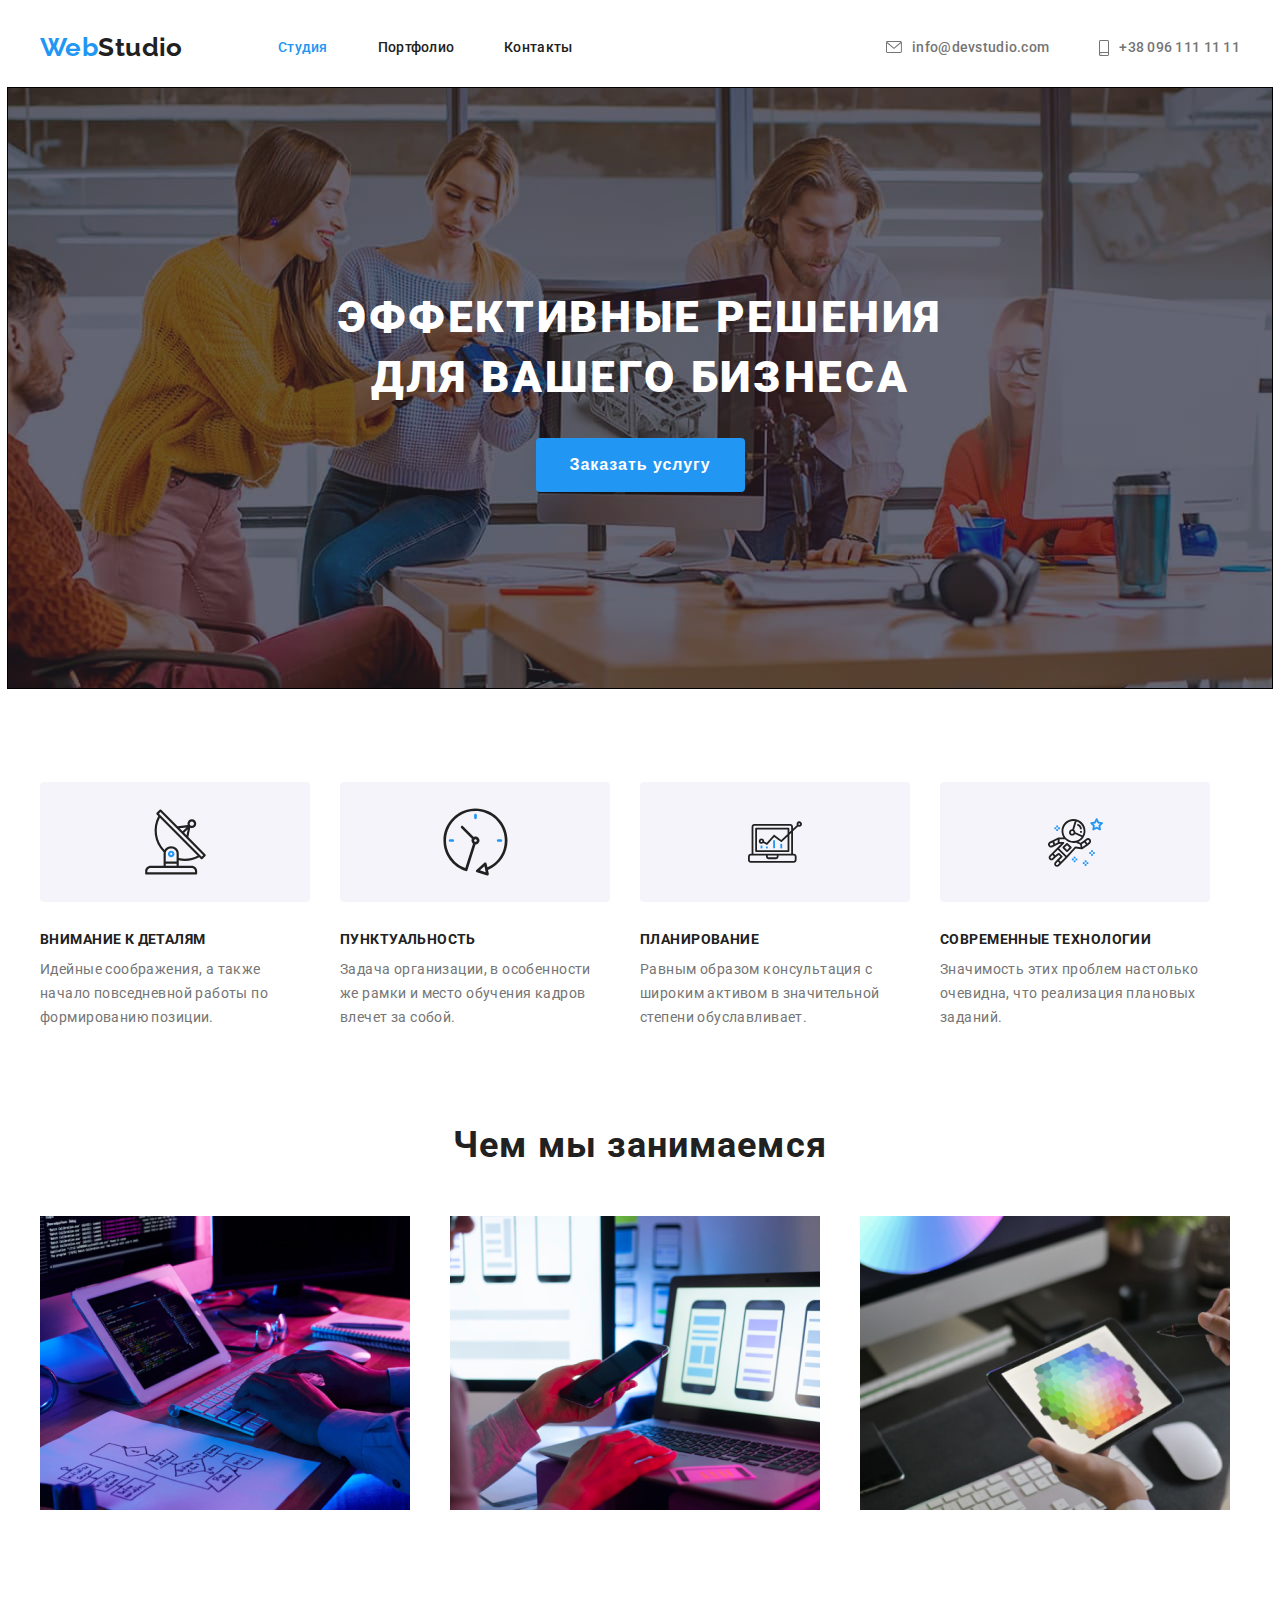
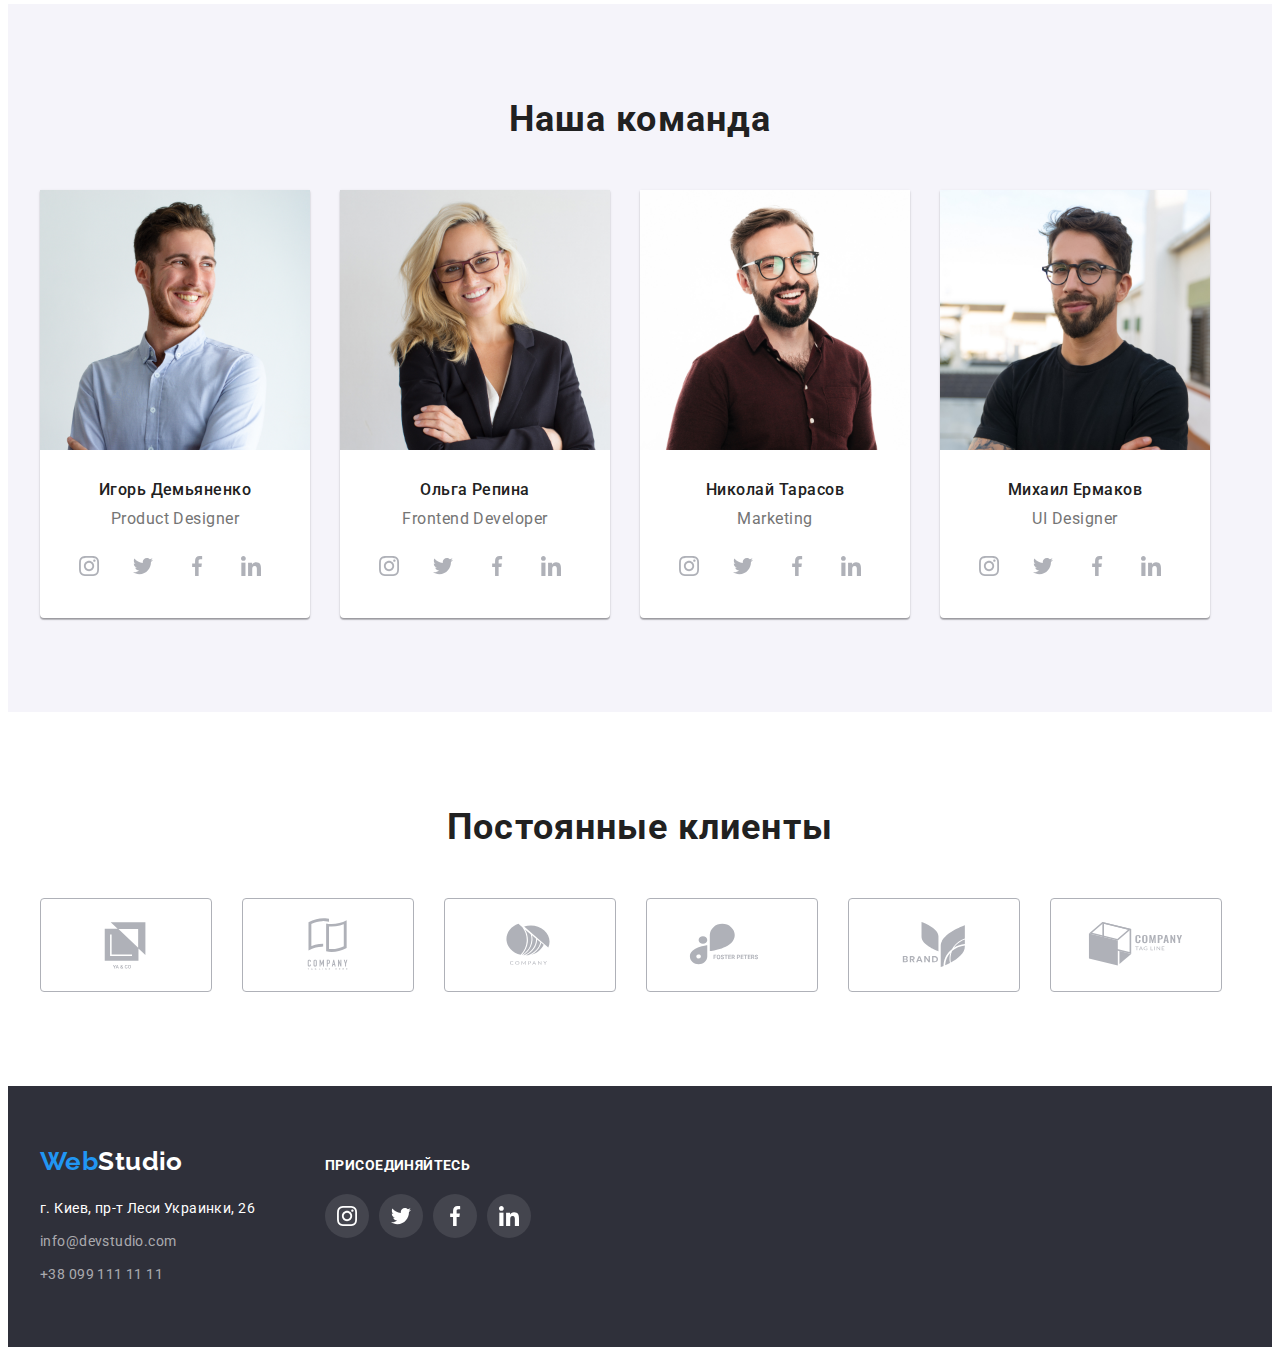
<file: index.html>
<!DOCTYPE html>
<html lang="ru">
  <head>
    <meta charset="utf-8" />
    <meta name="viewport" content="widht=device-widht, initial-scale=1.0" />
    <title>Document</title>
    <link rel="preconnect" href="https://fonts.googleapis.com" />
    <link rel="preconnect" href="https://fonts.gstatic.com" crossorigin />
    <link
      href="https://fonts.googleapis.com/css2?family=Raleway:wght@700&family=Roboto:wght@400;500;700;900&display=swap"
      rel="stylesheet"
    />
    <link
      rel="stylesheet"
      href="https://cdnjs.cloudflare.com/ajax/libs/modern-normalize/1.1.0/modern-normalize.min.css"
      integrity="sha512-wpPYUAdjBVSE4KJnH1VR1HeZfpl1ub8YT/NKx4PuQ5NmX2tKuGu6U/JRp5y+Y8XG2tV+wKQpNHVUX03MfMFn9Q=="
      crossorigin="anonymous"
      referrerpolicy="no-referrer"
    />
    <link rel="stylesheet" href="./css/styles.css" />
  </head>

  <body class="page">
    <!-- Шапка сайта-->
    <header class="header-page">
      <div class="container">
        <div class="box">
          <nav class="header-page-nav">
            <a href="./index.html" class="logo"><span class="accent">Web</span>Studio</a>
            <ul class="site-nav list">
              <li class="list-item"><a href="" class="link current">Студия</a></li>
              <li class="list-item"><a href="./portfolio.html" class="link">Портфолио</a></li>
              <li class="list-item"><a href="" class="link">Контакты</a></li>
            </ul>
          </nav>

          <ul class="contact list">
            <li class="contacts-item">
              <a href="mailto:info@devstudio.com" class="contact-title">
                <svg class="contacts-icon-header" id="icon-envelope" width="16" height="12">
                  <use href="./images/symbol-defs.svg#icon-envelope"></use>
                </svg>
                info@devstudio.com</a
              >
            </li>
            <li class="contacts-item">
              <a href="tel:+380991111111" class="contact-title">
                <svg class="contacts-icon-header" id="icon-smartphone" width="10" height="16">
                  <use href="./images/symbol-defs.svg#icon-smartphone"></use>
                </svg>
                +38 096 111 11 11</a
              >
            </li>
          </ul>
        </div>
      </div>
    </header>

    <main>
      <!-- Услуги -->
      <div class="overlay">
        <section class="hero">
          <h1 class="hero-title">Эффективные решения для вашего бизнеса</h1>
          <button type="button" class="button">Заказать услугу</button>
        </section>
      </div>

      <!-- Процесс роботы -->
      <section class="section">
        <div class="container">
          <h2 class="section-title visually-hidden">Процесс роботы</h2>

          <ul class="work-list list">
            <li class="work-item">
              <div class="thumb">
                <svg class="icon-img" id="icon-antenna" width="65" height="70">
                  <use href="./images/symbol-defs.svg#icon-antenna"></use>
                </svg>
              </div>
              <h3 class="work-title">Внимание к деталям</h3>
              <p class="work-text">
                Идейные соображения, а также начало повседневной работы по формированию позиции.
              </p>
            </li>
            <li class="work-item">
              <div class="thumb">
                <svg class="icon-img" id="icon-clock" width="67" height="70">
                  <use href="./images/symbol-defs.svg#icon-clock"></use>
                </svg>
              </div>
              <h3 class="work-title">Пунктуальность</h3>
              <p class="work-text">
                Задача организации, в особенности же рамки и место обучения кадров влечет за собой.
              </p>
            </li>

            <li class="work-item">
              <div class="thumb">
                <svg class="icon-img" id="icon-diagram" width="70" height="54">
                  <use href="./images/symbol-defs.svg#icon-diagram"></use>
                </svg>
              </div>
              <h3 class="work-title">Планирование</h3>
              <p class="work-text">
                Равным образом консультация с широким активом в значительной степени обуславливает.
              </p>
            </li>

            <li class="work-item">
              <div class="thumb">
                <svg class="icon-img" id="icon-astronaut" width="55" height="61">
                  <use href="./images/symbol-defs.svg#icon-astronaut"></use>
                </svg>
              </div>
              <h3 class="work-title">Современные технологии</h3>
              <p class="work-text">
                Значимость этих проблем настолько очевидна, что реализация плановых заданий.
              </p>
            </li>
          </ul>
        </div>
      </section>

      <!-- Чем мы занимаемся -->
      <section class="section section-gallery">
        <div class="container">
          <h2 class="section-title">Чем мы занимаемся</h2>
          <ul class="gallery list">
            <li class="gallery-item">
              <img src="./images/img.jpg" alt="Процес работы" width="370" />
            </li>
            <li class="gallery-item">
              <img src="./images/img.1.jpg" alt="Процес работы" width="370" />
            </li>
            <li class="gallery-item">
              <img src="./images/img.2.jpg" alt="Процес работы" width="370" />
            </li>
          </ul>
        </div>
      </section>

      <!-- Наша команда -->

      <section class="section feature">
        <div class="container">
          <h2 class="section-title">Наша команда</h2>

          <ul class="feature-list list">
            <li class="feature-item">
              <img src="./images/icon.jpg" alt="Персонал" width="270" />
              <h3 class="feature-title">Игорь Демьяненко</h3>
              <p class="feature-work">Product Designer</p>
              <ul class="feature-icon-list list">
                <li class="feature-icon">
                  <a href="" class="feature-icon-link">
                    <svg class="icons" id="icon-instagram" width="20" height="20">
                      <use href="./images/symbol-defs.svg#icon-instagram"></use>
                    </svg>
                  </a>
                </li>
                <li class="feature-icon">
                  <a href="" class="feature-icon-link">
                    <svg class="icons" id="icon-twitter" width="20" height="20">
                      <use href="./images/symbol-defs.svg#icon-twitter"></use>
                    </svg>
                  </a>
                </li>
                <li class="feature-icon">
                  <a href="" class="feature-icon-link">
                    <svg class="icons" id="icon-facebook" width="20" height="20">
                      <use href="./images/symbol-defs.svg#icon-facebook"></use>
                    </svg>
                  </a>
                </li>
                <li class="feature-icon">
                  <a href="" class="feature-icon-link">
                    <svg class="icons" id="icon-linkedin" width="20" height="20">
                      <use href="./images/symbol-defs.svg#icon-linkedin"></use>
                    </svg>
                  </a>
                </li>
              </ul>
            </li>

            <li class="feature-item">
              <img src="./images/icon.1.jpg" alt="Персонал" width="270" />
              <h3 class="feature-title">Ольга Репина</h3>
              <p class="feature-work">Frontend Developer</p>
              <ul class="feature-icon-list list">
                <li class="feature-icon">
                  <a href="" class="feature-icon-link">
                    <svg class="icons" id="icon-instagram" width="20" height="20">
                      <use href="./images/symbol-defs.svg#icon-instagram"></use>
                    </svg>
                  </a>
                </li>
                <li class="feature-icon">
                  <a href="" class="feature-icon-link">
                    <svg class="icons" id="icon-twitter" width="20" height="20">
                      <use href="./images/symbol-defs.svg#icon-twitter"></use>
                    </svg>
                  </a>
                </li>
                <li class="feature-icon">
                  <a href="" class="feature-icon-link">
                    <svg class="icons" id="icon-facebook" width="20" height="20">
                      <use href="./images/symbol-defs.svg#icon-facebook"></use>
                    </svg>
                  </a>
                </li>
                <li class="feature-icon">
                  <a href="" class="feature-icon-link">
                    <svg class="icons" id="icon-linkedin" width="20" height="20">
                      <use href="./images/symbol-defs.svg#icon-linkedin"></use>
                    </svg>
                  </a>
                </li>
              </ul>
            </li>

            <li class="feature-item">
              <img src="./images/icon.2.jpg" alt="Персонал" width="270" />
              <h3 class="feature-title">Николай Тарасов</h3>
              <p class="feature-work">Marketing</p>
              <ul class="feature-icon-list list">
                <li class="feature-icon">
                  <a href="" class="feature-icon-link">
                    <svg class="icons" id="icon-instagram" width="20" height="20">
                      <use href="./images/symbol-defs.svg#icon-instagram"></use>
                    </svg>
                  </a>
                </li>
                <li class="feature-icon">
                  <a href="" class="feature-icon-link">
                    <svg class="icons" id="icon-twitter" width="20" height="20">
                      <use href="./images/symbol-defs.svg#icon-twitter"></use>
                    </svg>
                  </a>
                </li>
                <li class="feature-icon">
                  <a href="" class="feature-icon-link">
                    <svg class="icons" id="icon-facebook" width="20" height="20">
                      <use href="./images/symbol-defs.svg#icon-facebook"></use>
                    </svg>
                  </a>
                </li>
                <li class="feature-icon">
                  <a href="" class="feature-icon-link">
                    <svg class="icons" id="icon-linkedin" width="20" height="20">
                      <use href="./images/symbol-defs.svg#icon-linkedin"></use>
                    </svg>
                  </a>
                </li>
              </ul>
            </li>

            <li class="feature-item">
              <img src="./images/icon.3.jpg" alt="Персонал" width="270" />
              <h3 class="feature-title">Михаил Ермаков</h3>
              <p class="feature-work">UI Designer</p>
              <ul class="feature-icon-list list">
                <li class="feature-icon">
                  <a href="" class="feature-icon-link">
                    <svg class="icons" width="20" height="20">
                      <use href="./images/symbol-defs.svg#icon-instagram"></use>
                    </svg>
                  </a>
                </li>
                <li class="feature-icon">
                  <a href="" class="feature-icon-link">
                    <svg class="icons" width="20" height="20">
                      <use href="./images/symbol-defs.svg#icon-twitter"></use>
                    </svg>
                  </a>
                </li>
                <li class="feature-icon">
                  <a href="" class="feature-icon-link">
                    <svg class="icons" width="20" height="20">
                      <use href="./images/symbol-defs.svg#icon-facebook"></use>
                    </svg>
                  </a>
                </li>
                <li class="feature-icon">
                  <a href="" class="feature-icon-link">
                    <svg class="icons" width="20" height="20">
                      <use href="./images/symbol-defs.svg#icon-linkedin"></use>
                    </svg>
                  </a>
                </li>
              </ul>
            </li>
          </ul>
        </div>
      </section>
      <section class="section">
        <div class="container">
          <h2 class="clients-title">Постоянные клиенты</h2>
          <ul class="clients-list list">
            <li class="clients-item">
              <div class="clients-thumb">
                <svg class="clients-icon" id="icon-Logo" width="106" height="60">
                  <use href="./images/symbol-clients.svg#icon-Logo"></use>
                </svg>
              </div>
            </li>
            <li class="clients-item">
              <div class="clients-thumb">
                <svg class="clients-icon" id="icon-Logo-1" width="106" height="60">
                  <use href="./images/symbol-clients.svg#icon-Logo-1"></use>
                </svg>
              </div>
            </li>
            <li class="clients-item">
              <div class="clients-thumb">
                <svg class="clients-icon" id="icon-Logo-2" width="106" height="60">
                  <use href="./images/symbol-clients.svg#icon-Logo-2"></use>
                </svg>
              </div>
            </li>
            <li class="clients-item">
              <div class="clients-thumb">
                <svg class="clients-icon" id="icon-Logo-3" width="106" height="60">
                  <use href="./images/symbol-clients.svg#icon-Logo-3"></use>
                </svg>
              </div>
            </li>
            <li class="clients-item">
              <div class="clients-thumb">
                <svg class="clients-icon" id="icon-Logo-4" width="106" height="60">
                  <use href="./images/symbol-clients.svg#icon-Logo-4"></use>
                </svg>
              </div>
            </li>
            <li class="clients-item">
              <div class="clients-thumb">
                <svg class="clients-icon" id="icon-Logo-5" width="106" height="60">
                  <use href="./images/symbol-clients.svg#icon-Logo-5"></use>
                </svg>
              </div>
            </li>
          </ul>
        </div>
      </section>
    </main>

    <!-- Футер -->
    <footer class="adress">
      <div class="contact-wrap">
        <div class="container">
          <div class="contact-link">
            <a href="./index.html" class="logo-footer"
              ><span class="accent">Web</span><span class="accent-logo">Studio</span></a
            >
            <address>
              <ul class="contacts list">
                <li class="contact-adress">
                  <a
                    href="https://goo.gl/maps/pnNfETj2RrLpbSRX6"
                    target="_blank"
                    rel="nooper noreferrer"
                    class="adress-title"
                    >г. Киев, пр-т Леси Украинки, 26</a
                  >
                </li>
                <li class="contact-adress">
                  <a href="mailto:info@devstudio.com" class="contact-item"> info@devstudio.com</a>
                </li>
                <li class="contact-adress">
                  <a href="tel:+380991111111" class="contact-item"> +38 099 111 11 11</a>
                </li>
              </ul>
            </address>
          </div>
          <div class="contacts-wrap-link">
            <div class="contacts-link">
              <p class="contacts-link-title">Присоединяйтесь</p>
              <ul class="contacts-link-list list">
                <li class="contacts-icon">
                  <a href="" class="contacts-icon-link">
                    <svg class="contacts-icons" id="icon-instagram" width="20" height="20">
                      <use href="./images/symbol-defs.svg#icon-instagram"></use>
                    </svg>
                  </a>
                </li>
                <li class="contacts-icon">
                  <a href="" class="contacts-icon-link">
                    <svg class="contacts-icons" id="icon-twitter" width="20" height="20">
                      <use href="./images/symbol-defs.svg#icon-twitter"></use>
                    </svg>
                  </a>
                </li>
                <li class="contacts-icon">
                  <a href="" class="contacts-icon-link">
                    <svg class="contacts-icons" id="icon-facebook" width="20" height="20">
                      <use href="./images/symbol-defs.svg#icon-facebook"></use>
                    </svg>
                  </a>
                </li>
                <li class="contacts-icon">
                  <a href="" class="contacts-icon-link">
                    <svg class="contacts-icons" id="icon-linkedin" width="20" height="20">
                      <use href="./images/symbol-defs.svg#icon-linkedin"></use>
                    </svg>
                  </a>
                </li>
              </ul>
            </div>
          </div>
        </div>
      </div>
    </footer>
  </body>
</html>
</file>
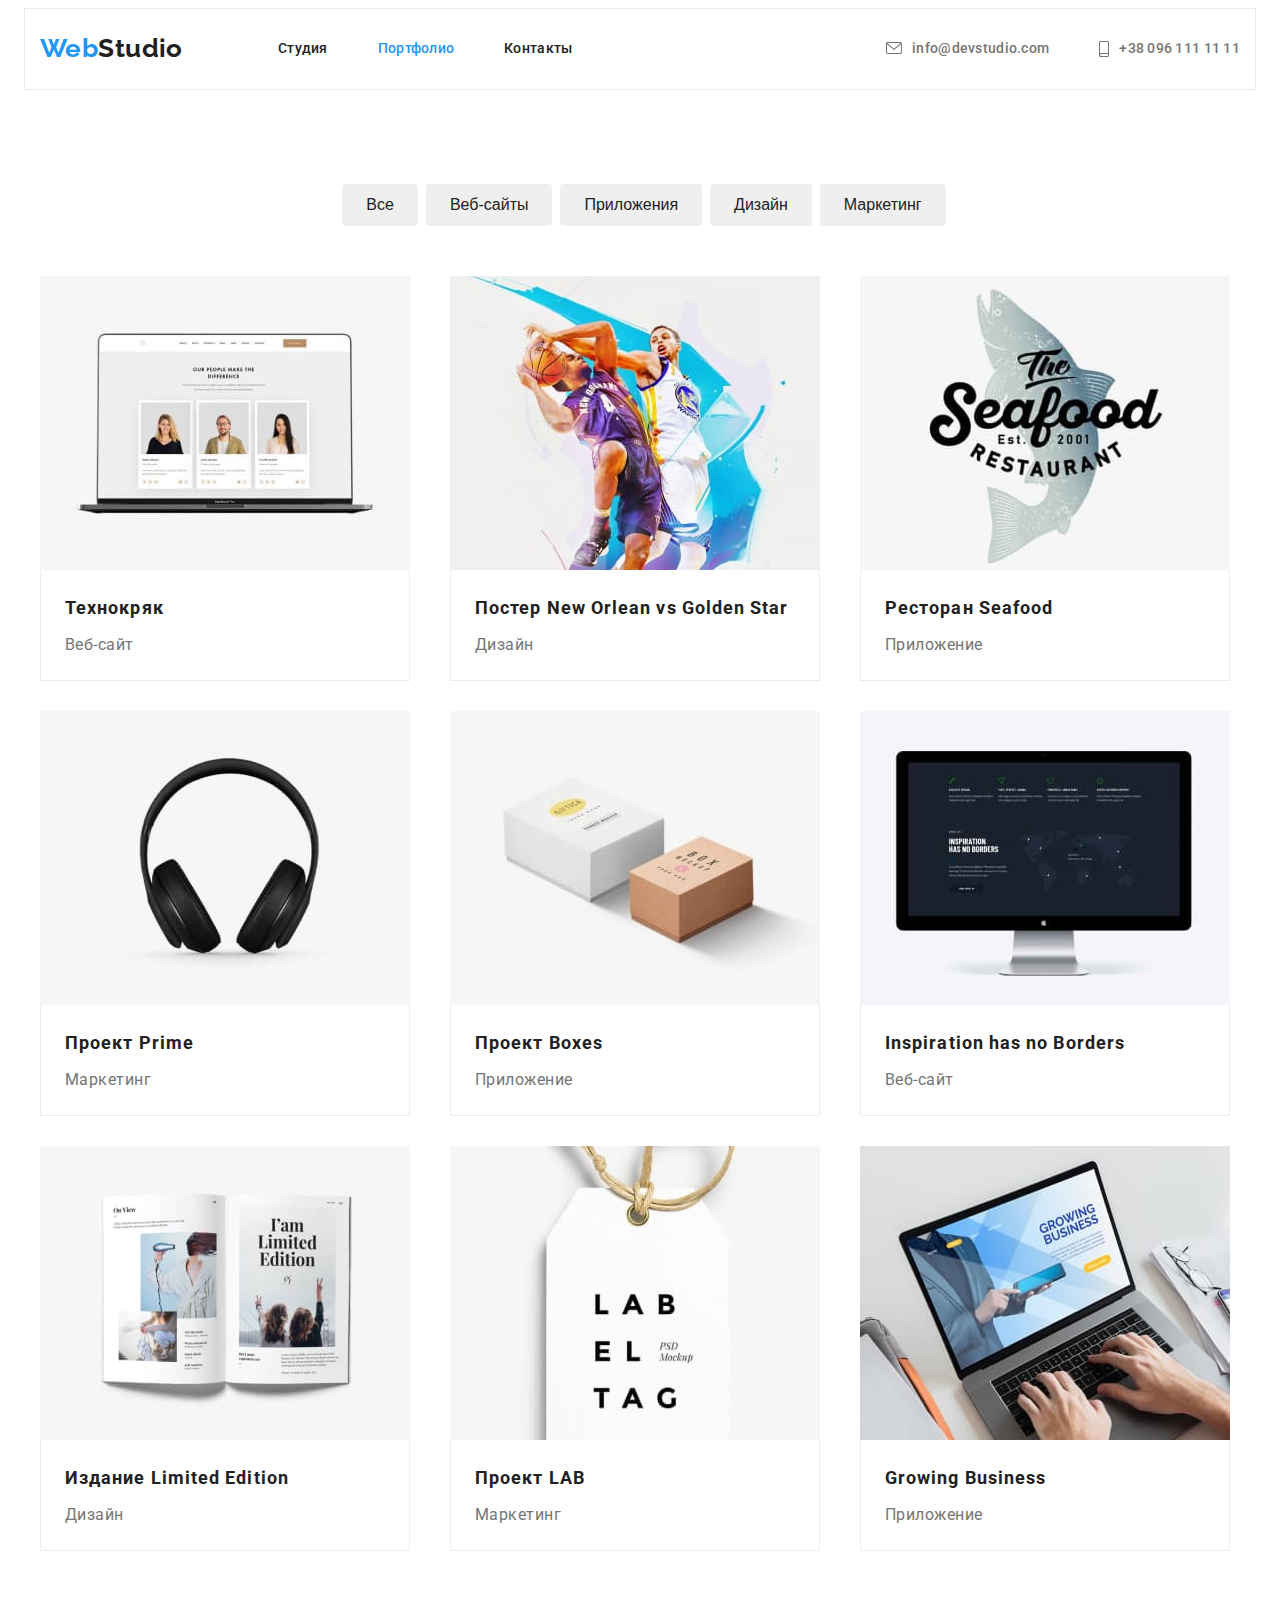
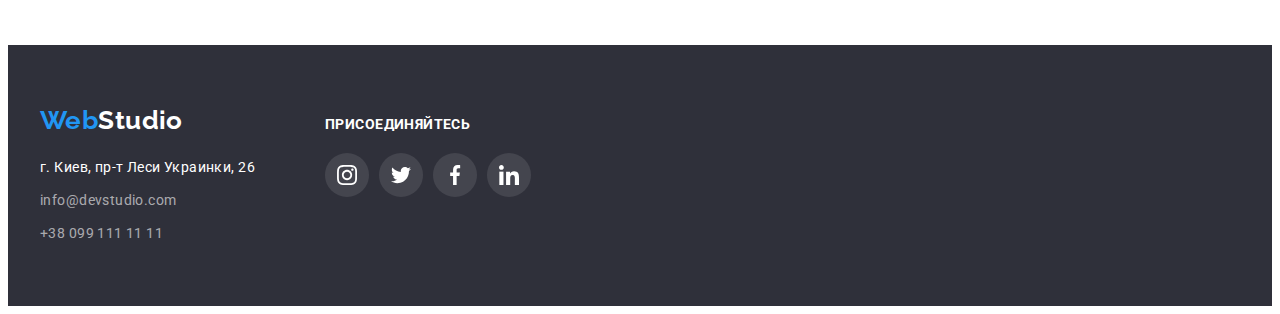
<file: portfolio.html>
<!DOCTYPE html>
<html lang="ru">
  <head>
    <meta charset="utf-8" />
    <meta name="viewport" content="widht=device-widht, initial-scale=1.0" />
    <title>Document</title>
    <link rel="preconnect" href="https://fonts.googleapis.com" />
    <link rel="preconnect" href="https://fonts.gstatic.com" crossorigin />
    <link
      href="https://fonts.googleapis.com/css2?family=Raleway:wght@700&family=Roboto:wght@400;500;700;900&display=swap"
      rel="stylesheet"
    />
    <link
      rel="stylesheet"
      href="https://cdnjs.cloudflare.com/ajax/libs/modern-normalize/1.1.0/modern-normalize.min.css"
      integrity="sha512-wpPYUAdjBVSE4KJnH1VR1HeZfpl1ub8YT/NKx4PuQ5NmX2tKuGu6U/JRp5y+Y8XG2tV+wKQpNHVUX03MfMFn9Q=="
      crossorigin="anonymous"
      referrerpolicy="no-referrer"
    />
    <link rel="stylesheet" href="./css/styles.css" />
  </head>

  <body>
    <!-- Шапка сайта-->
    <header class="header-page">
      <div class="container border">
        <div class="box">
          <nav class="header-page-nav">
            <a href="./index.html" class="logo"><span class="accent">Web</span>Studio</a>
            <ul class="site-nav list">
              <li class="list-item"><a href="index.html" class="link">Студия</a></li>
              <li class="list-item">
                <a href="./portfolio.html" class="link current">Портфолио</a>
              </li>
              <li class="list-item"><a href="" class="link">Контакты</a></li>
            </ul>
          </nav>

          <ul class="contact list">
            <li class="contacts-item">
              <a href="mailto:info@devstudio.com" class="contact-title">
                <svg class="contacts-icon-header" id="icon-envelope" width="16" height="12">
                  <use href="./images/symbol-defs.svg#icon-envelope"></use>
                </svg>
                info@devstudio.com</a
              >
            </li>
            <li class="contacts-item">
              <a href="tel:+380991111111" class="contact-title">
                <svg class="contacts-icon-header" id="icon-smartphone" width="10" height="16">
                  <use href="./images/symbol-defs.svg#icon-smartphone"></use>
                </svg>
                +38 096 111 11 11</a
              >
            </li>
          </ul>
        </div>
      </div>
    </header>

    <main>
      <section class="section">
        <div class="container">
          <h1 class="section-title visually-hidden">Наши проекты</h1>
          <ul class="button-primary-list list">
            <li><button type="button" class="button-primary">Все</button></li>
            <li><button type="button" class="button-primary">Веб-сайты</button></li>
            <li><button type="button" class="button-primary">Приложения</button></li>
            <li><button type="button" class="button-primary">Дизайн</button></li>
            <li><button type="button" class="button-primary">Маркетинг</button></li>
          </ul>
          <ul class="projects list">
            <li class="projects-item">
              <a href="" class="projects-link">
                <img src="./images/image.jpg" alt="Ноутбук" width="370" height="294" />
                <div class="projects-class">
                  <h2 class="projects-title">Технокряк</h2>
                  <p class="projects-work">Веб-сайт</p>
                </div>
              </a>
            </li>
            <li class="projects-item">
              <a href="" class="projects-link">
                <img
                  src="./images/image.1.jpg"
                  alt="Двое мужчин играют в баскетбол"
                  width="370"
                  hei
                  ght="294"
                />
                <div class="projects-class">
                  <h2 class="projects-title">Постер New Orlean vs Golden Star</h2>
                  <p class="projects-work">Дизайн</p>
                </div>
              </a>
            </li>
            <li class="projects-item">
              <a href="" class="projects-link">
                <img src="./images/image.2.jpg" alt="Лого ресторана" width="370" height="294" />
                <div class="projects-class">
                  <h2 class="projects-title">Ресторан Seafood</h2>
                  <p class="projects-work">Приложение</p>
                </div>
              </a>
            </li>
            <li class="projects-item">
              <a href="" class="projects-link">
                <img src="./images/image.3.jpg" alt="Наушники" width="370" height="294" />
                <div class="projects-class">
                  <h2 class="projects-title">Проект Prime</h2>
                  <p class="projects-work">Маркетинг</p>
                </div>
              </a>
            </li>
            <li class="projects-item">
              <a href="" class="projects-link">
                <img src="./images/image.4.jpg" alt="Две коробки" width="370" height="294" />
                <div class="projects-class">
                  <h2 class="projects-title">Проект Boxes</h2>
                  <p class="projects-work">Приложение</p>
                </div>
              </a>
            </li>
            <li class="projects-item">
              <a href="" class="projects-link">
                <img src="./images/image.5.jpg" alt="Монитор комп'ютера" width="370" height="294" />
                <div class="projects-class">
                  <h2 class="projects-title">Inspiration has no Borders</h2>
                  <p class="projects-work">Веб-сайт</p>
                </div>
              </a>
            </li>
            <li class="projects-item">
              <a href="" class="projects-link">
                <img src="./images/image.6.jpg" alt="Открытый журнал" width="370" height="294" />
                <div class="projects-class">
                  <h2 class="projects-title">Издание Limited Edition</h2>
                  <p class="projects-work">Дизайн</p>
                </div>
              </a>
            </li>
            <li class="projects-item">
              <a href="" class="projects-link">
                <img src="./images/image.7.jpg" alt="Проект LAB" width="370" height="294" />
                <div class="projects-class">
                  <h2 class="projects-title">Проект LAB</h2>
                  <p class="projects-work">Маркетинг</p>
                </div>
              </a>
            </li>
            <li class="projects-item">
              <a href="" class="projects-link">
                <img src="./images/image.8.jpg" alt="Робота за проектом" width="370" height="294" />
                <div class="projects-class">
                  <h2 class="projects-title">Growing Business</h2>
                  <p class="projects-work">Приложение</p>
                </div>
              </a>
            </li>
          </ul>
        </div>
      </section>
    </main>

    <!-- Футер -->
    <footer class="adress">
      <div class="contact-wrap">
        <div class="container">
          <div class="contact-link">
            <a href="./index.html" class="logo-footer"
              ><span class="accent">Web</span><span class="accent-logo">Studio</span></a
            >
            <address>
              <ul class="contacts list">
                <li class="contact-adress">
                  <a
                    href="https://goo.gl/maps/pnNfETj2RrLpbSRX6"
                    target="_blank"
                    rel="nooper noreferrer"
                    class="adress-title"
                    >г. Киев, пр-т Леси Украинки, 26</a
                  >
                </li>
                <li class="contact-adress">
                  <a href="mailto:info@devstudio.com" class="contact-item"> info@devstudio.com</a>
                </li>
                <li class="contact-adress">
                  <a href="tel:+380991111111" class="contact-item"> +38 099 111 11 11</a>
                </li>
              </ul>
            </address>
          </div>
          <div class="contacts-wrap-link">
            <div class="contacts-link">
              <p class="contacts-link-title">Присоединяйтесь</p>
              <ul class="contacts-link-list list">
                <li class="contacts-icon">
                  <a href="" class="contacts-icon-link">
                    <svg class="contacts-icons" id="icon-instagram" width="20" height="20">
                      <use href="./images/symbol-defs.svg#icon-instagram"></use>
                    </svg>
                  </a>
                </li>
                <li class="contacts-icon">
                  <a href="" class="contacts-icon-link">
                    <svg class="contacts-icons" id="icon-twitter" width="20" height="20">
                      <use href="./images/symbol-defs.svg#icon-twitter"></use>
                    </svg>
                  </a>
                </li>
                <li class="contacts-icon">
                  <a href="" class="contacts-icon-link">
                    <svg class="contacts-icons" id="icon-facebook" width="20" height="20">
                      <use href="./images/symbol-defs.svg#icon-facebook"></use>
                    </svg>
                  </a>
                </li>
                <li class="contacts-icon">
                  <a href="" class="contacts-icon-link">
                    <svg class="contacts-icons" id="icon-linkedin" width="20" height="20">
                      <use href="./images/symbol-defs.svg#icon-linkedin"></use>
                    </svg>
                  </a>
                </li>
              </ul>
            </div>
          </div>
        </div>
      </div>
    </footer>
  </body>
</html>
</file>
<file: css/styles.css>
:root {
  --primary-text-color: #757575;
  --title-text-color: #212121;
  --accent-color: #2196f3;
  --primary-white-color: #ffffff;
  --primary-grey-color: #2f303a;
}

.visually-hidden {
  position: absolute;
  white-space: nowrap;
  width: 1px;
  height: 1px;
  overflow: hidden;
  border: 0;
  padding: 0;
  clip: rect(0 0 0 0);
  clip-path: inset(50%);
  margin: -1px;
}

p,
h1,
h2,
h3,
h4,
h5,
h6 {
  margin: 0;
  padding: 0;
}

ul,
ol {
  margin: 0;
  padding-left: 0;
}

img {
  display: block;
  max-width: 100%;
  height: auto;
}

.container {
  width: 1200px;
  margin: 0 auto;
  padding-left: 15px;
  padding-right: 15px;
  /* outline: 2px solid red; */
}

.box {
  display: flex;
  align-items: center;

  padding-top: 24px;
  padding-bottom: 25px;
}

body {
  background-color: var(--primary-white-color);
  color: var(--primary-text-color);
  font-family: 'Roboto', sans-serif;
  font-size: 14px;
  letter-spacing: 0.03em;
}

.border {
  border: 1px solid #ececec;
}

.list {
  list-style: none;
}

/* icon */
.thumb {
  display: flex;
  align-items: center;
  justify-content: center;
  background-color: #f5f4fa;
  border-radius: 4px;
  max-width: 270px;
  height: 120px;
  margin-bottom: 30px;
}

.icon-img {
  display: inline-flex;
  background-position: center;
  background-repeat: no-repeat;
  background-size: contain;
}

.icon {
  display: inline-flex;
  background-position: center;
  background-repeat: no-repeat;
  background-size: contain;
}

.icon:not(:last-child) {
  margin-left: 10px;
}

/* логотип */
.logo {
  color: var(--title-text-color);
  font-family: 'Raleway', sans-serif;
  font-weight: 700;
  text-decoration: none;
  font-size: 26px;
  line-height: 1.19;

  min-width: 145px;
  height: 31px;
  margin-right: 93px;
}

.logo-footer {
  color: var(--title-text-color);
  font-family: 'Raleway', sans-serif;
  font-weight: 700;
  text-decoration: none;
  font-size: 26px;
  line-height: 1.19;
  min-width: 145px;
  height: 31px;
}

.accent {
  color: var(--accent-color);
}
.accent-logo {
  color: var(--primary-white-color);
}

/* header */

.header-page {
  display: flex;
  align-items: center;
}

.header-page-nav {
  display: flex;
  align-items: center;
}

.site-nav {
  display: flex;
}

.site-nav:not(:last-child) {
  margin-left: 50px;
}

.site-nav .link {
  color: var(--title-text-color);
  font-weight: 500;
  font-size: 14px;
  line-height: 1.14;
  text-decoration: none;
  letter-spacing: 0.02em;
}

.site-nav .link:hover,
.site-nav .link:focus {
  color: var(--accent-color);
}

.site-nav .link.current {
  color: var(--accent-color);
}

.list-item:not(:last-child) {
  margin-right: 50px;
}

.border {
  border: 1px solid #ececec;
}

/* hero */

.hero {
  text-align: center;
  padding-top: 200px;
  padding-bottom: 200px;
}

.hero-title {
  color: var(--primary-white-color);
  font-weight: 900;
  font-size: 44px;
  line-height: 1.36;
  letter-spacing: 0.06em;
  text-align: center;
  max-width: 696px;
  height: 120px;
  margin-left: auto;
  margin-right: auto;
  margin-bottom: 30px;
  text-transform: uppercase;
}
/* Overlay */
.overlay {
  height: 600px;
  outline: 1px solid #000;
  max-width: 1600px;
  margin-left: auto;
  margin-right: auto;
  background-image: linear-gradient(rgba(47, 48, 58, 0.4), rgba(47, 48, 58, 0.4)),
    url(../images/overlay.jpg);
  background-repeat: no-repeat;
  background-size: cover;
  background-position: center;
}

.section {
  padding-top: 94px;
  padding-bottom: 94px;
}
.section-title {
  color: var(--title-text-color);
  font-weight: 700;
  font-size: 36px;
  line-height: 1.17;
  letter-spacing: 0.03em;
  text-align: center;
  margin-right: auto;
  margin-left: auto;
  margin-bottom: 50px;
}

.section-gallery {
  padding-top: 0;
}

.gallery {
  display: flex;
  margin-left: -30px;
}

.gallery-item {
  width: calc((100% - 90px) / 3);
  margin-left: 30px;
}

/* work */
.work-title {
  color: var(--title-text-color);
  font-weight: 700;
  font-size: 14px;
  line-height: 1.14;
  letter-spacing: 0.03em;
  text-transform: uppercase;
  max-width: 270px;
  margin-bottom: 10px;
}

.work-list {
  display: flex;
  align-items: center;
}

.work-item:not(:last-child) {
  margin-right: 30px;
}

.work-text {
  font-size: 14px;
  line-height: 1.71;
  letter-spacing: 0.03em;
  text-align: left;
  width: 270px;
}

/* projects */
.projects {
  display: flex;
  flex-wrap: wrap;

  margin-left: -30px;
  margin-top: -30px;
}
.projects-link {
  display: block;
  color: var(--primary-text-color);
  text-decoration: none;
  font-size: 16px;
  line-height: 1.88;
  letter-spacing: 0.03em;
  box-sizing: border-box;
}

.projects-title {
  color: var(--title-text-color);
  font-weight: 700;
  font-size: 18px;
  line-height: 2;
  letter-spacing: 0.06em;
  margin-bottom: 4px;
}

.projects-work {
  color: var(--primary-text-color);
  font-size: 16px;
  line-height: 1.88;
  letter-spacing: 0.03em;
}

.projects-class {
  padding-top: 20px;
  padding-right: 24px;
  padding-bottom: 20px;
  padding-left: 24px;
  box-sizing: border-box;
  border-left: 1px solid #eeeeee;
  border-right: 1px solid #eeeeee;
  border-bottom: 1px solid #eeeeee;
  width: 370px;
}

.projects-item {
  flex-basis: calc(100% / 3 - 30px);
  margin-top: 30px;
  margin-left: 30px;
}

/* .projects-item:hover,
.projects-item:focus {
  box-shadow: 0px 1px 1px rgba(0, 0, 0, 0.12), 0px 4px 4px rgba(0, 0, 0, 0.06),
    1px 4px 6px rgba(0, 0, 0, 0.16);
} */

.projects-link:hover,
.projects-link:focus {
  box-shadow: 0px 1px 1px rgba(0, 0, 0, 0.12), 0px 4px 4px rgba(0, 0, 0, 0.06),
    1px 4px 6px rgba(0, 0, 0, 0.16);
}

/* button */
.button {
  display: block;
  border-radius: 4px;
  padding: 10px 32px;
  min-width: 200px;
  margin-right: auto;
  margin-left: auto;

  background-color: var(--accent-color);
  color: var(--primary-white-color);

  border-color: transparent;
  font-weight: 700;
  font-size: 16px;
  line-height: 1.88;
  cursor: pointer;
  text-align: center;
  letter-spacing: 0.06em;
}

.button:hover,
.button:focus {
  color: var(--primary-white-color);
}

.button-primary-list {
  display: flex;
  justify-content: center;
  margin-bottom: 50px;
}

.button-primary {
  color: var(--title-text-color);
  font-size: 16px;
  font-weight: 500;
  line-height: 1.63;
  text-align: center;
  border-color: transparent;
  border-radius: 4px;
  cursor: pointer;
  margin-left: 8px;
  padding: 6px 22px;
}

.button-primary:hover,
.button-primary:focus {
  background-color: var(--accent-color);
  color: var(--primary-white-color);
  border-color: transparent;
  box-shadow: 0px 3px 1px rgba(0, 0, 0, 0.1), 0px 1px 2px rgba(0, 0, 0, 0.08),
    0px 2px 2px rgba(0, 0, 0, 0.12);
}

/* features */

.feature-list {
  display: flex;
  margin-left: -30px;
  text-align: center;
}

.feature-item {
  width: calc((100%-120px) / 4);
  margin-left: 30px;
  background: #ffffff;
  box-shadow: 0px 1px 3px rgba(0, 0, 0, 0.12), 0px 1px 1px rgba(0, 0, 0, 0.14),
    0px 2px 1px rgba(0, 0, 0, 0.2);
  border-radius: 0px 0px 4px 4px;
}

.feature {
  background-color: #f5f4fa;
  padding-bottom: 94px;
}

.feature-title {
  color: var(--title-text-color);
  font-weight: 500;
  font-size: 16px;
  line-height: 1.19;
  letter-spacing: 0.03em;
  margin-top: 30px;
  margin-bottom: 10px;
}

.feature-work {
  font-size: 16px;
  line-height: 1.19;
  text-align: center;
  letter-spacing: 0.03em;
  margin-bottom: 16px;
}

.feature-icon-list {
  display: flex;
  justify-content: center;
  margin-bottom: 30px;
}

.feature-icon {
  width: 44px;
  height: 44px;
  margin-right: 10px;
}

.feature-icon:not(:last-child) {
  margin-right: 10px;
}

.feature-icon-link {
  width: 100%;
  height: 100%;
  border-radius: 50%;
  display: flex;
  align-items: center;
  justify-content: center;
  color: #afb1b8;
}

.icons {
  fill: currentColor;
}

.feature-icon-link:hover,
.feature-icon-link:focus {
  background-color: var(--accent-color);
  color: #ffffff;
}

/* Clients */
.clients-list {
  display: flex;
  align-items: center;
}

.clients-title {
  color: var(--title-text-color);
  font-weight: 700;
  font-size: 36px;
  line-height: 1.17;
  text-align: center;
  letter-spacing: 0.03em;
  margin-bottom: 50px;
}

.clients-item {
  margin-right: 30px;
}

.clients-item:not(:last-child) {
  margin-right: 30px;
}

.clients-thumb {
  display: flex;
  align-items: center;
  justify-content: center;
  border: 1px solid #afb1b8;
  border-radius: 4px;
  width: 170px;
  height: 92px;
  color: #afb1b8;
  cursor: pointer;
}

.clients-thumb:hover,
.clients-thumb:focus {
  border-color: var(--accent-color);
}

.clients-icon {
  display: inline-flex;
  background-position: center;
  background-repeat: no-repeat;
  background-size: contain;
}

.clients-icon {
  fill: currentColor;
}

.clients-thumb:hover .clients-icon,
.clients-thumb:focus .clients-icon {
  fill: var(--accent-color);
}

/* contacts */
.contact-wrap .container {
  display: flex;
  align-items: baseline;
  /* justify-content: baseline; */
}

.contacts-icon-header {
  fill: var(--primary-text-color);
  cursor: pointer;
  margin-right: 10px;
}

.contacts-icon-header:not(:last-child) {
  margin-right: 10px;
}

.contacts-item:hover .contacts-icon-header,
.contacts-item:focus .contacts-icon-header {
  fill: var(--accent-color);
}

/* .contacts-icon-header:hover,
.contacts-icon-header:focus {
  fill: var(--accent-color);
} */

.contacts-item {
  display: inline-flex;
  align-items: center;
}

.contacts-item:not(:last-child) {
  margin-right: 50px;
}

.adress {
  background-color: var(--primary-grey-color);
  padding-top: 60px;
  padding-bottom: 60px;
}

.contact {
  display: flex;
  margin-left: auto;
}

.contact:not(:last-child) {
  margin-left: 50px;
}

.contact-title {
  color: var(--primary-text-color);
  font-weight: 500;
  line-height: 1.14;
  font-style: normal;
  text-decoration: none;
  letter-spacing: 0.02em;
  display: flex;
  align-items: center;
}

.contact-item {
  line-height: 1.71;
  letter-spacing: 0.03em;
  color: rgba(255, 255, 255, 0.6);
  text-decoration: none;
  font-style: normal;
}

.contact-adress:not(:last-child) {
  margin-bottom: 9px;
}
.contact-title:hover,
.contact-item:hover,
.adress-title:hover {
  color: var(--accent-color);
}

.adress-title {
  color: var(--primary-white-color);
  line-height: 1.71;
  font-style: normal;
  text-decoration: none;
}

.contacts {
  margin-top: 20px;
}

.contacts-link {
  margin-left: 70px;
}

.contacts-link-title {
  display: block;
  color: var(--primary-white-color);
  font-weight: 700;
  font-size: 14px;
  line-height: 1.14;
  letter-spacing: 0.03em;
  text-transform: uppercase;
  margin-bottom: 20px;
}

.contacts-link-list {
  display: flex;
  align-items: baseline;
}

.contacts-icon-list {
  display: flex;
  justify-content: center;
}

.contacts-icon {
  width: 44px;
  height: 44px;
  margin-right: 10px;
}

.contacts-icon:not(:last-child) {
  margin-right: 10px;
}

.contacts-icon-link {
  width: 100%;
  height: 100%;
  border-radius: 50%;
  display: flex;
  align-items: center;
  justify-content: center;
  background: rgba(255, 255, 255, 0.1);
  color: #ffffff;
}

.contacts-icons {
  fill: currentColor;
}

.contacts-icon-link:hover,
.contacts-icon-link:focus {
  background-color: var(--accent-color);
  color: #ffffff;
}
/* цвет основного текста: #212121;
вторичный цвет текста:#757575 ;
цвет h1:#FFFFFF;
цвет контактов в футере: #FFFFFF99 ? 60%   rgba(255, 255, 255, 0.6);
акцент: #2196f3;
цвет фона: #ffffff;
цвет торичного фона: #f5f4fa; */
</file>
